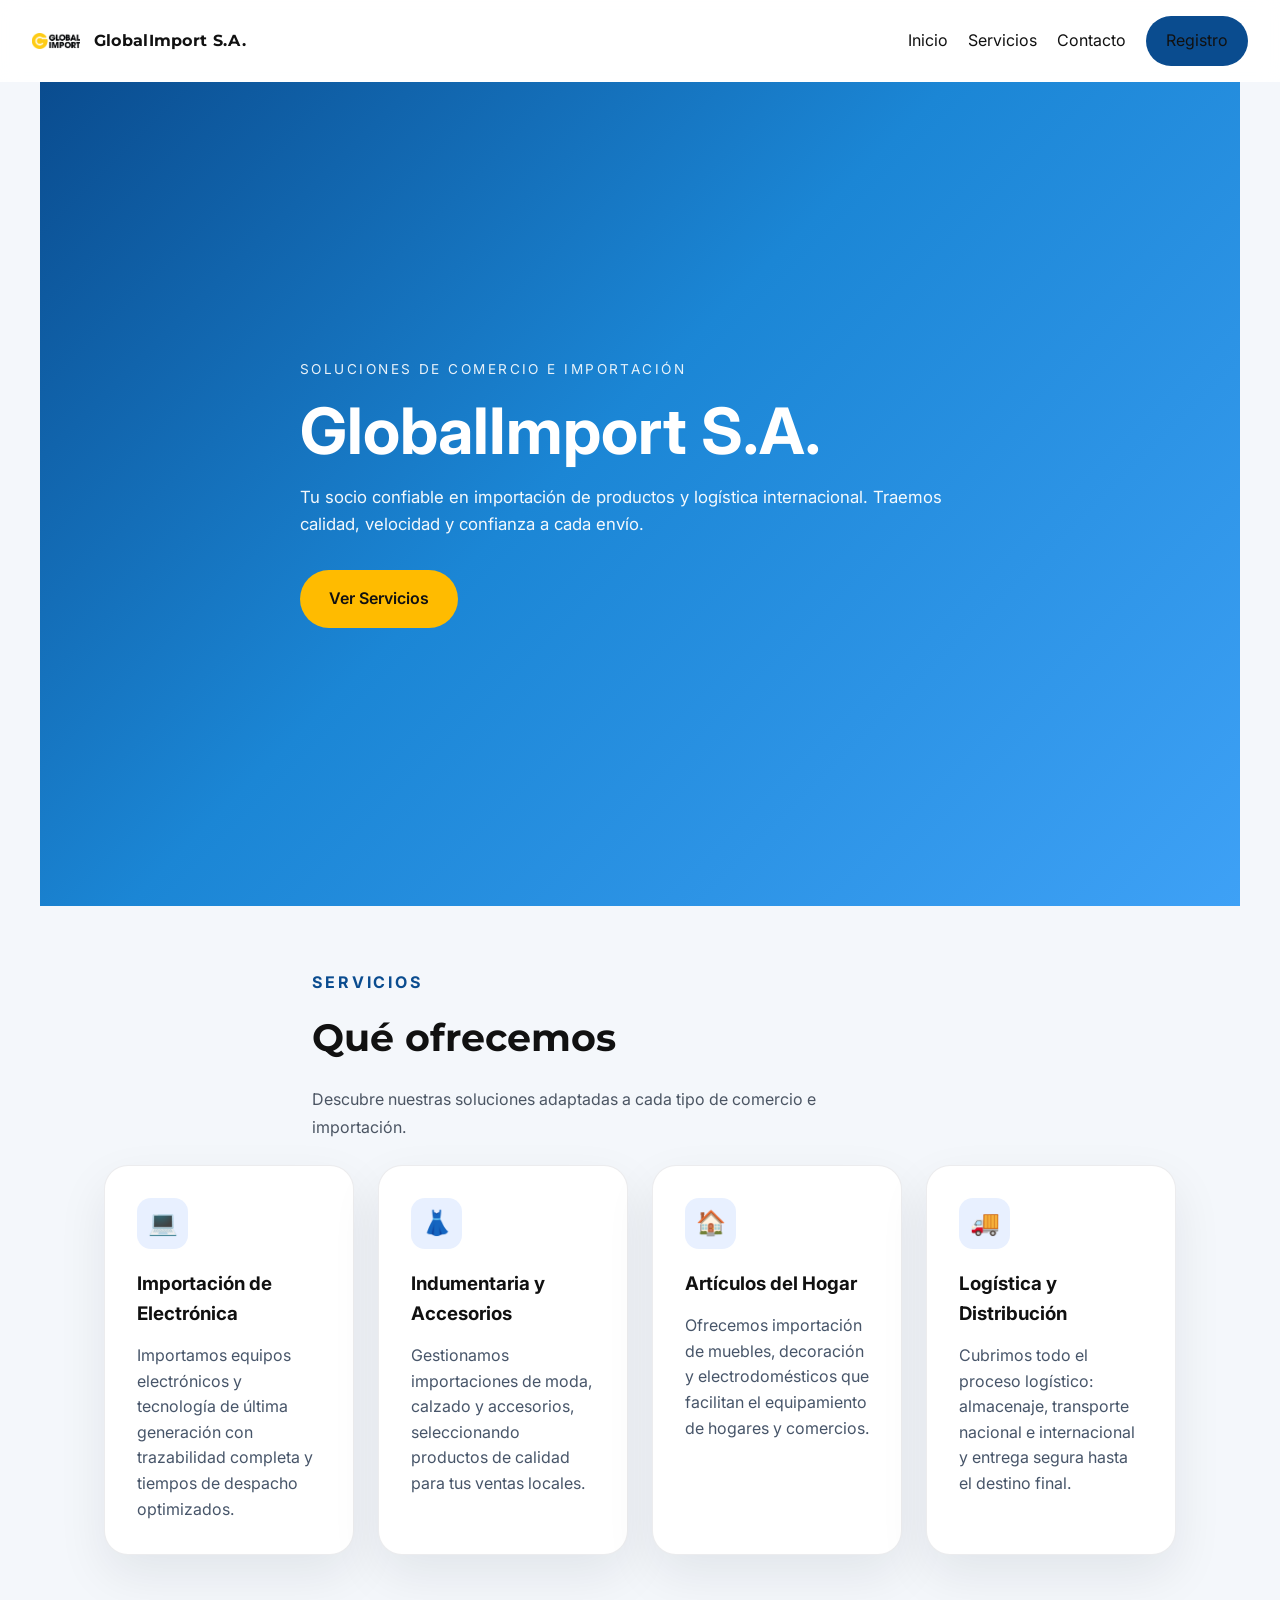
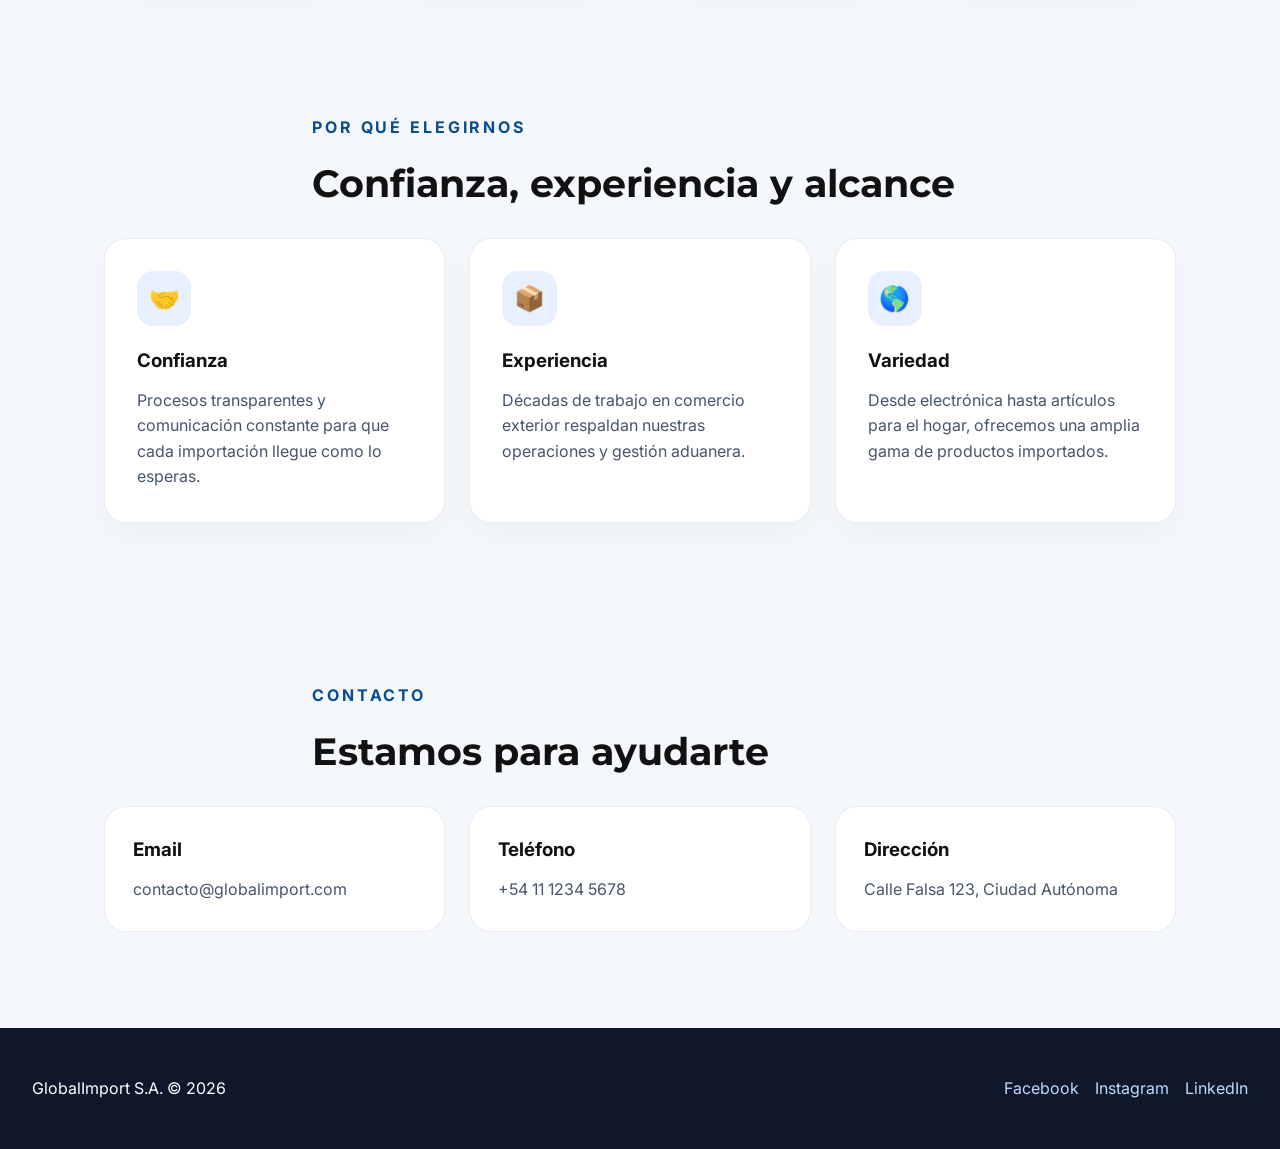
<file: index.html>
<!DOCTYPE html>
<html lang="en">
<head>
    <meta charset="UTF-8">
    <meta name="viewport" content="width=device-width, initial-scale=1.0">
    <title>GlobalImport S.A.</title>
    <link rel="preconnect" href="https://fonts.googleapis.com">
    <link rel="preconnect" href="https://fonts.gstatic.com" crossorigin>
    <link href="https://fonts.googleapis.com/css2?family=Inter:wght@400;500;600;700&family=Montserrat:wght@400;500;600;700&display=swap" rel="stylesheet">
    <link rel="stylesheet" href="style.css">
</head>
<body>
    <header class="navbar">
        <div class="nav-brand">
            <img src="assets/imagenes/logo.png" alt="GlobalImport logo">
            <span>GlobalImport S.A.</span>
        </div>
        <nav class="nav-links">
            <a href="#hero">Inicio</a>
            <a href="#services">Servicios</a>
            <a href="#contact">Contacto</a>
            <a class="btn-register" href="registro.html">Registro</a>
        </nav>
    </header>

    <main>
        <section id="hero" class="hero">
            <div class="hero-content">
                <p class="eyebrow">Soluciones de comercio e importación</p>
                <h1>GlobalImport S.A.</h1>
                <p class="hero-copy">Tu socio confiable en importación de productos y logística internacional. Traemos calidad, velocidad y confianza a cada envío.</p>
                <a class="hero-button" href="#services">Ver Servicios</a>
            </div>
        </section>

        <section id="services" class="services-section">
            <div class="section-header">
                <span>Servicios</span>
                <h2>Qué ofrecemos</h2>
                <p>Descubre nuestras soluciones adaptadas a cada tipo de comercio e importación.</p>
            </div>
            <div class="services-grid">
                <article class="service-card">
                    <div class="service-icon">💻</div>
                    <h3>Importación de Electrónica</h3>
                    <p>Importamos equipos electrónicos y tecnología de última generación con trazabilidad completa y tiempos de despacho optimizados.</p>
                </article>
                <article class="service-card">
                    <div class="service-icon">👗</div>
                    <h3>Indumentaria y Accesorios</h3>
                    <p>Gestionamos importaciones de moda, calzado y accesorios, seleccionando productos de calidad para tus ventas locales.</p>
                </article>
                <article class="service-card">
                    <div class="service-icon">🏠</div>
                    <h3>Artículos del Hogar</h3>
                    <p>Ofrecemos importación de muebles, decoración y electrodomésticos que facilitan el equipamiento de hogares y comercios.</p>
                </article>
                <article class="service-card">
                    <div class="service-icon">🚚</div>
                    <h3>Logística y Distribución</h3>
                    <p>Cubrimos todo el proceso logístico: almacenaje, transporte nacional e internacional y entrega segura hasta el destino final.</p>
                </article>
            </div>
        </section>

        <section class="choose-us">
            <div class="section-header">
                <span>Por qué elegirnos</span>
                <h2>Confianza, experiencia y alcance</h2>
            </div>
            <div class="choose-grid">
                <div class="choose-card">
                    <div class="choose-icon">🤝</div>
                    <h3>Confianza</h3>
                    <p>Procesos transparentes y comunicación constante para que cada importación llegue como lo esperas.</p>
                </div>
                <div class="choose-card">
                    <div class="choose-icon">📦</div>
                    <h3>Experiencia</h3>
                    <p>Décadas de trabajo en comercio exterior respaldan nuestras operaciones y gestión aduanera.</p>
                </div>
                <div class="choose-card">
                    <div class="choose-icon">🌎</div>
                    <h3>Variedad</h3>
                    <p>Desde electrónica hasta artículos para el hogar, ofrecemos una amplia gama de productos importados.</p>
                </div>
            </div>
        </section>

        <section id="contact" class="contact-section">
            <div class="section-header">
                <span>Contacto</span>
                <h2>Estamos para ayudarte</h2>
            </div>
            <div class="contact-cards">
                <div class="contact-card">
                    <h3>Email</h3>
                    <p>contacto@globalimport.com</p>
                </div>
                <div class="contact-card">
                    <h3>Teléfono</h3>
                    <p>+54 11 1234 5678</p>
                </div>
                <div class="contact-card">
                    <h3>Dirección</h3>
                    <p>Calle Falsa 123, Ciudad Autónoma</p>
                </div>
            </div>
        </section>
    </main>

    <footer class="footer">
        <div>
            <p>GlobalImport S.A. © 2026</p>
        </div>
        <div class="footer-links">
            <a href="#">Facebook</a>
            <a href="#">Instagram</a>
            <a href="#">LinkedIn</a>
        </div>
    </footer>
</body>
</html>
</file>
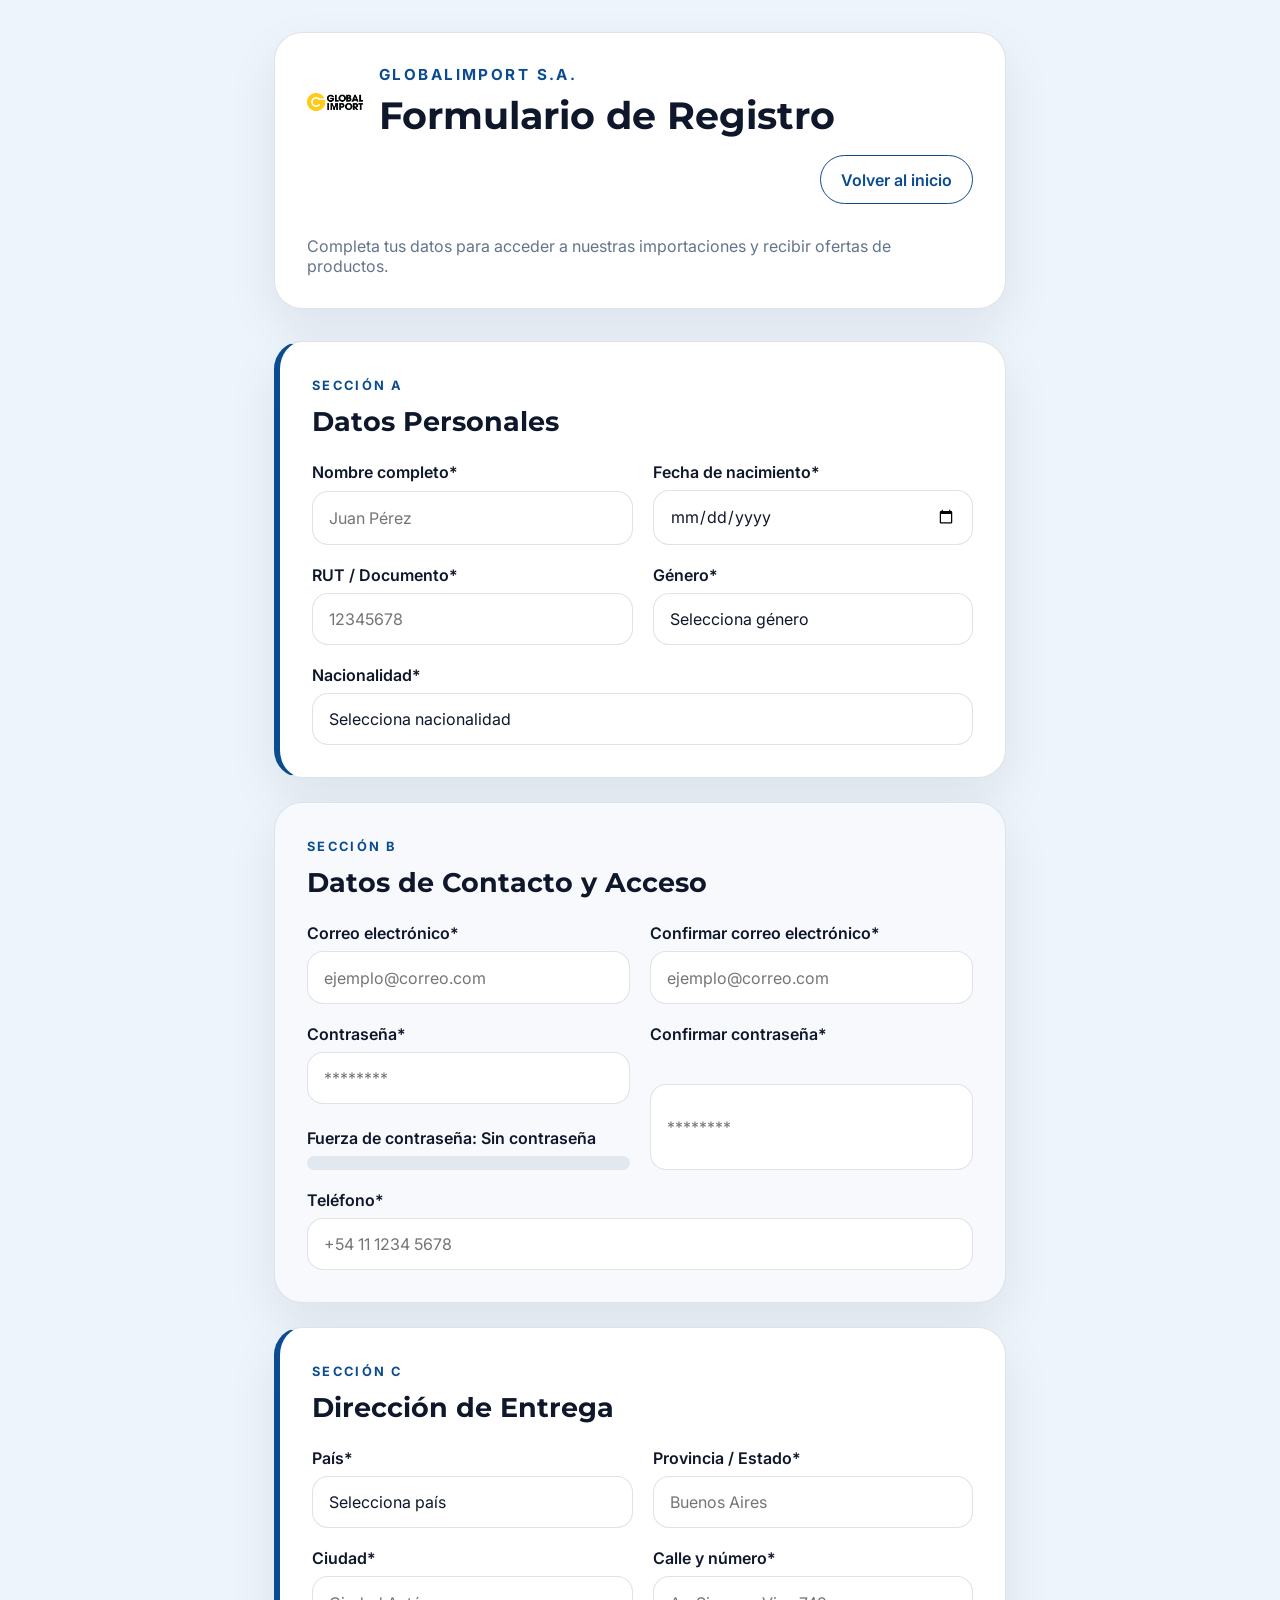
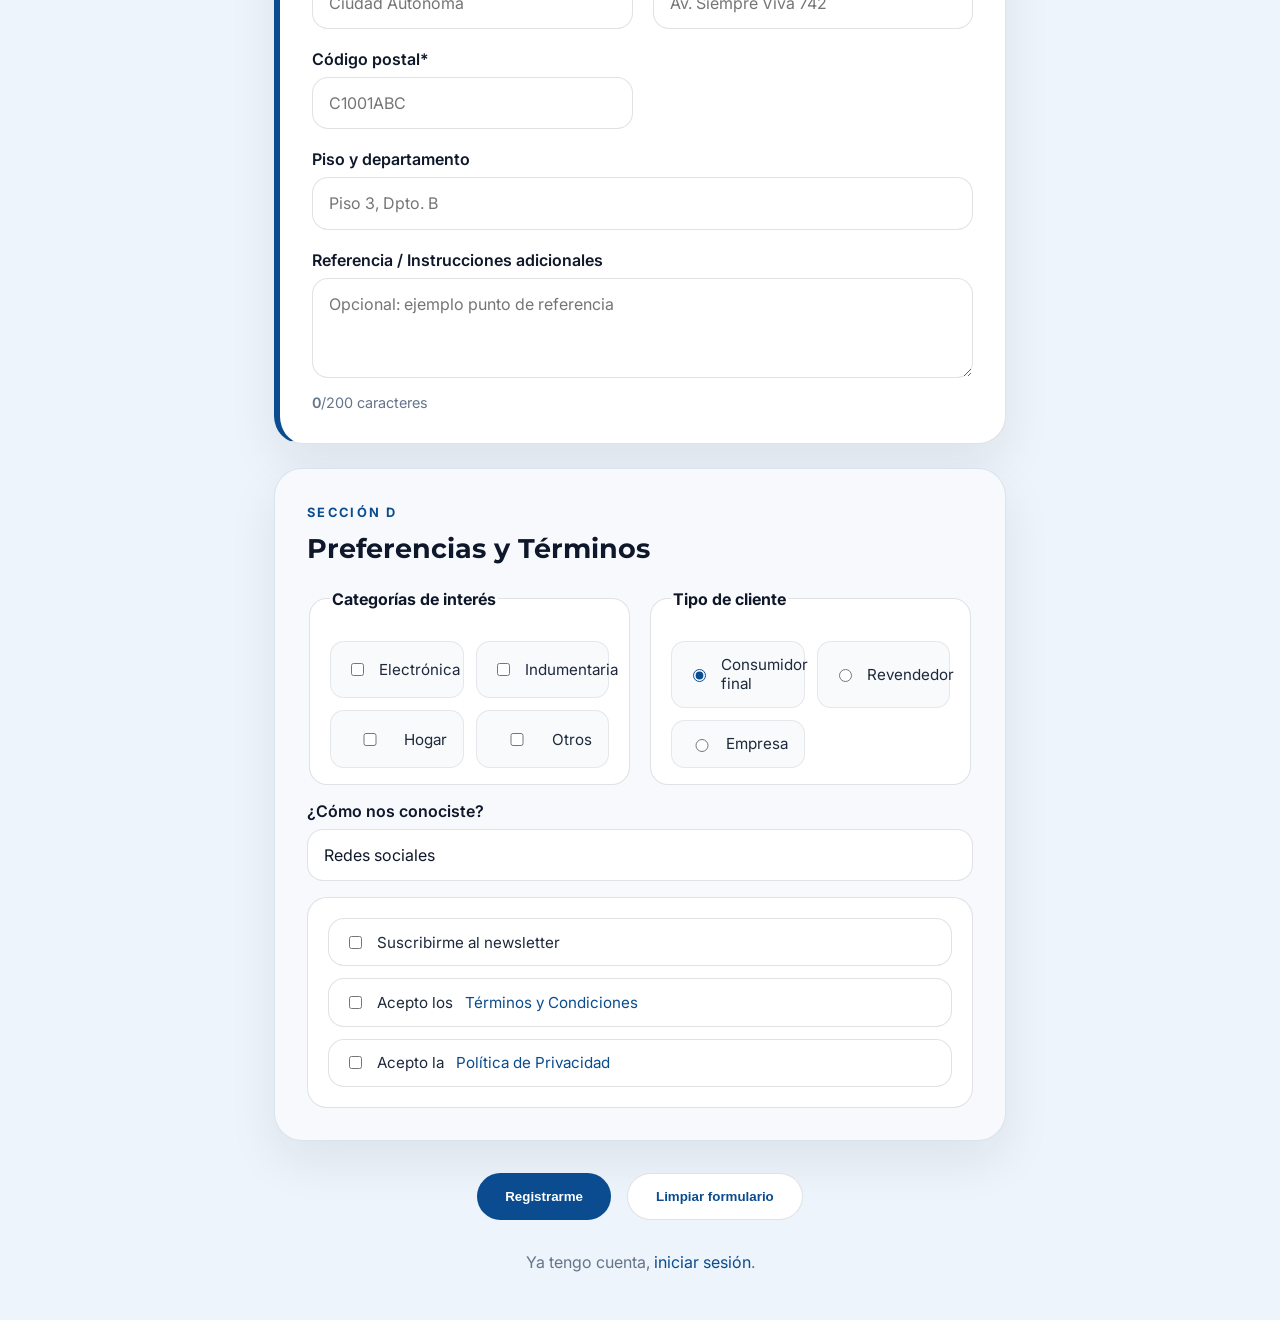
<file: registro.html>
<!DOCTYPE html>
<html lang="es">
<head>
    <meta charset="UTF-8">
    <meta name="viewport" content="width=device-width, initial-scale=1.0">
    <title>Registro | GlobalImport S.A.</title>
    <link rel="preconnect" href="https://fonts.googleapis.com">
    <link rel="preconnect" href="https://fonts.gstatic.com" crossorigin>
    <link href="https://fonts.googleapis.com/css2?family=Inter:wght@400;500;600;700&family=Montserrat:wght@500;600;700&display=swap" rel="stylesheet">
    <link rel="stylesheet" href="registro.css">
</head>
<body>
    <div class="page-shell">
        <header class="form-header">
            <div class="brand">
                <img src="assets/imagenes/logo.png" alt="Logo GlobalImport">
                <div>
                    <p class="brand-label">GlobalImport S.A.</p>
                    <h1>Formulario de Registro</h1>
                </div>
            </div>
            <div class="header-actions">
                <a href="index.html" class="btn-back">Volver al inicio</a>
            </div>
            <p class="form-intro">Completa tus datos para acceder a nuestras importaciones y recibir ofertas de productos.</p>
        </header>

        <form class="register-form" action="#" method="post" novalidate>
            <section class="form-section">
                <div class="section-heading">
                    <span>Sección A</span>
                    <h2>Datos Personales</h2>
                </div>
                <div class="fields-grid">
                    <label class="field-group">
                        <span>Nombre completo*</span>
                        <input type="text" name="nombre" required placeholder="Juan Pérez" />
                    </label>
                    <label class="field-group">
                        <span>Fecha de nacimiento*</span>
                        <input type="date" name="nacimiento" required />
                    </label>
                    <label class="field-group">
                        <span>RUT / Documento*</span>
                        <input type="text" name="documento" required placeholder="12345678" />
                    </label>
                    <label class="field-group">
                        <span>Género*</span>
                        <select name="genero" required>
                            <option value="" disabled selected>Selecciona género</option>
                            <option value="masculino">Masculino</option>
                            <option value="femenino">Femenino</option>
                            <option value="no-binario">No binario</option>
                            <option value="prefiero-no-decir">Prefiero no decir</option>
                        </select>
                    </label>
                    <label class="field-group full-width">
                        <span>Nacionalidad*</span>
                        <select name="nacionalidad" required>
                            <option value="" disabled selected>Selecciona nacionalidad</option>
                            <option value="argentina">Argentina</option>
                            <option value="chile">Chile</option>
                            <option value="brasil">Brasil</option>
                            <option value="uruguay">Uruguay</option>
                            <option value="paraguay">Paraguay</option>
                            <option value="mexico">México</option>
                            <option value="peru">Perú</option>
                            <option value="colombia">Colombia</option>
                        </select>
                    </label>
                </div>
            </section>

            <section class="form-section alternate">
                <div class="section-heading">
                    <span>Sección B</span>
                    <h2>Datos de Contacto y Acceso</h2>
                </div>
                <div class="fields-grid">
                    <label class="field-group">
                        <span>Correo electrónico*</span>
                        <input type="email" name="email" required placeholder="ejemplo@correo.com" />
                    </label>
                    <label class="field-group">
                        <span>Confirmar correo electrónico*</span>
                        <input type="email" name="email_confirm" required placeholder="ejemplo@correo.com" />
                    </label>
                    <label class="field-group">
                        <span>Contraseña*</span>
                        <input type="password" name="password" required placeholder="********" />
                        <div class="strength-indicator">
                            <p>Fuerza de contraseña</p>
                            <div class="strength-bar">
                                <span class="strength-fill"></span>
                            </div>
                        </div>
                    </label>
                    <label class="field-group">
                        <span>Confirmar contraseña*</span>
                        <input type="password" name="password_confirm" required placeholder="********" />
                    </label>
                    <label class="field-group full-width">
                        <span>Teléfono*</span>
                        <input type="tel" name="telefono" required placeholder="+54 11 1234 5678" />
                    </label>
                </div>
            </section>

            <section class="form-section">
                <div class="section-heading">
                    <span>Sección C</span>
                    <h2>Dirección de Entrega</h2>
                </div>
                <div class="fields-grid">
                    <label class="field-group">
                        <span>País*</span>
                        <select name="pais" required>
                            <option value="" disabled selected>Selecciona país</option>
                            <option value="argentina">Argentina</option>
                            <option value="chile">Chile</option>
                            <option value="brasil">Brasil</option>
                            <option value="uruguay">Uruguay</option>
                            <option value="paraguay">Paraguay</option>
                            <option value="mexico">México</option>
                            <option value="peru">Perú</option>
                            <option value="colombia">Colombia</option>
                        </select>
                    </label>
                    <label class="field-group">
                        <span>Provincia / Estado*</span>
                        <input type="text" name="provincia" required placeholder="Buenos Aires" />
                    </label>
                    <label class="field-group">
                        <span>Ciudad*</span>
                        <input type="text" name="ciudad" required placeholder="Ciudad Autónoma" />
                    </label>
                    <label class="field-group">
                        <span>Calle y número*</span>
                        <input type="text" name="calle" required placeholder="Av. Siempre Viva 742" />
                    </label>
                    <label class="field-group">
                        <span>Código postal*</span>
                        <input type="text" name="codigo_postal" required placeholder="C1001ABC" />
                    </label>
                    <label class="field-group full-width">
                        <span>Piso y departamento</span>
                        <input type="text" name="piso_departamento" placeholder="Piso 3, Dpto. B" />
                    </label>
                    <label class="field-group full-width">
                        <span>Referencia / Instrucciones adicionales</span>
                        <textarea name="referencia" maxlength="200" placeholder="Opcional: ejemplo punto de referencia"></textarea>
                        <p class="field-hint"><span class="char-count">0</span>/200 caracteres</p>
                    </label>
                </div>
            </section>

            <section class="form-section alternate">
                <div class="section-heading">
                    <span>Sección D</span>
                    <h2>Preferencias y Términos</h2>
                </div>
                <div class="fields-grid checkbox-grid">
                    <fieldset class="checkbox-group">
                        <legend>Categorías de interés</legend>
                        <label><input type="checkbox" name="categoria" value="electronica"> Electrónica</label>
                        <label><input type="checkbox" name="categoria" value="indumentaria"> Indumentaria</label>
                        <label><input type="checkbox" name="categoria" value="hogar"> Hogar</label>
                        <label><input type="checkbox" name="categoria" value="otros"> Otros</label>
                    </fieldset>
                    <fieldset class="checkbox-group">
                        <legend>Tipo de cliente</legend>
                        <label><input type="radio" name="cliente" value="consumidor" checked> Consumidor final</label>
                        <label><input type="radio" name="cliente" value="revendedor"> Revendedor</label>
                        <label><input type="radio" name="cliente" value="empresa"> Empresa</label>
                    </fieldset>
                    <label class="field-group full-width">
                        <span>¿Cómo nos conociste?</span>
                        <select name="conociste">
                            <option value="redes-sociales">Redes sociales</option>
                            <option value="recomendacion">Recomendación</option>
                            <option value="busqueda-web">Búsqueda web</option>
                            <option value="publicidad">Publicidad</option>
                            <option value="otro">Otro</option>
                        </select>
                    </label>
                </div>
                <div class="terms-group">
                    <label class="checkbox-inline"><input type="checkbox" name="newsletter"> Suscribirme al newsletter</label>
                    <label class="checkbox-inline"><input type="checkbox" name="terminos" required> Acepto los <a href="#">Términos y Condiciones</a></label>
                    <label class="checkbox-inline"><input type="checkbox" name="privacidad" required> Acepto la <a href="#">Política de Privacidad</a></label>
                </div>
            </section>

            <div class="form-actions">
                <button type="submit" class="btn-primary">Registrarme</button>
                <button type="reset" class="btn-secondary">Limpiar formulario</button>
            </div>

            <p class="login-link">Ya tengo cuenta, <a href="#">iniciar sesión</a>.</p>
        </form>
    </div>
    <script src="validaciones.js" defer></script>
</body>
</html>
</file>
<file: style.css>
/* Global styles */
:root {
    --color-primary: #0a4c8f;
    --color-secondary: #ffbb00;
    --color-accent: #0f172a;
    --color-surface: #ffffff;
    --color-muted: #475569;
    --color-bg: #f4f7fb;
    --color-border: rgba(15, 23, 42, 0.08);
    --shadow-card: 0 20px 50px rgba(15, 23, 42, 0.08);
    --shadow-card-hover: 0 24px 64px rgba(15, 23, 42, 0.12);
    --font-sans: "Inter", sans-serif;
    --font-display: "Montserrat", sans-serif;
    color-scheme: dark;
    color: #111;
    background: var(--color-bg);
}

* {
    box-sizing: border-box;
}

html, body {
    margin: 0;
    padding: 0;
}

body {
    font-family: var(--font-sans);
    line-height: 1.6;
    background: var(--color-bg);
    min-height: 100vh;
}

img {
    max-width: 100%;
    display: block;
}

button, a {
    font: inherit;
}

header.navbar {
    display: flex;
    justify-content: space-between;
    align-items: center;
    padding: 1rem 2rem;
    background: rgba(255,255,255,0.92);
    position: sticky;
    top: 0;
    backdrop-filter: blur(10px);
    z-index: 10;
}

.nav-brand {
    display: flex;
    align-items: center;
    gap: 0.85rem;
}

.nav-brand img {
    width: 48px;
    height: 48px;
    object-fit: contain;
}

.nav-brand span {
    font-family: var(--font-display);
    font-weight: 700;
    letter-spacing: 0.02em;
}

.nav-links {
    display: flex;
    align-items: center;
    gap: 1.25rem;
}

.nav-links a {
    color: #111;
    text-decoration: none;
    transition: color 0.2s ease;
}

.nav-links a:hover {
    color: var(--color-primary);
}

.btn-register {
    padding: 0.75rem 1.25rem;
    border-radius: 999px;
    background: var(--color-primary);
    color: #fff;
    border: none;
}

.hero {
    width: 100%;
    min-height: calc(100vh - 76px);
    display: grid;
    place-items: center;
    padding: 4rem 2rem;
    background: linear-gradient(135deg, var(--color-primary) 0%, #1b86d5 45%, #3ea1f6 100%);
    color: #fff;
    text-align: left;
}

.hero-content {
    max-width: 720px;
}

.eyebrow {
    margin: 0 0 1rem;
    text-transform: uppercase;
    letter-spacing: 0.18em;
    font-size: 0.85rem;
    opacity: 0.9;
}

.hero h1 {
    margin: 0;
    font-size: clamp(2.75rem, 5vw, 4.25rem);
    line-height: 1.05;
}

.hero-copy {
    max-width: 680px;
    margin: 1.25rem 0 2rem;
    font-size: 1.05rem;
    opacity: 0.95;
}

.hero-button {
    display: inline-flex;
    align-items: center;
    justify-content: center;
    padding: 1rem 1.8rem;
    border-radius: 999px;
    font-weight: 600;
    background: var(--color-secondary);
    color: #111;
    text-decoration: none;
}

main {
    max-width: 1200px;
    margin: 0 auto;
}

.section-header {
    padding: 4rem 2rem 1.5rem;
    max-width: 720px;
    margin: 0 auto;
}

.section-header span {
    display: inline-block;
    color: var(--color-primary);
    font-weight: 700;
    text-transform: uppercase;
    letter-spacing: 0.18em;
    margin-bottom: 0.75rem;
}

.section-header h2 {
    margin: 0;
    font-family: var(--font-display);
    font-size: clamp(1.9rem, 3vw, 2.8rem);
}

.section-header p {
    margin: 1rem 0 0;
    color: #4b5563;
    max-width: 36rem;
    line-height: 1.75;
}

.services-section {
    padding: 0 2rem 3rem;
}

.services-grid {
    display: grid;
    gap: 1.5rem;
    grid-template-columns: repeat(auto-fit, minmax(240px, 1fr));
    padding: 0 2rem 3rem;
}

.service-card {
    background: var(--color-surface);
    border-radius: 24px;
    border: 1px solid var(--color-border);
    padding: 2rem;
    box-shadow: var(--shadow-card);
    transition: transform 0.25s ease, box-shadow 0.25s ease, border-color 0.25s ease;
}

.service-card:hover {
    transform: translateY(-8px);
    box-shadow: var(--shadow-card-hover);
    border-color: rgba(10, 76, 143, 0.18);
}

.service-icon {
    width: 3.2rem;
    height: 3.2rem;
    display: grid;
    place-items: center;
    border-radius: 14px;
    background: #e8f0ff;
    margin-bottom: 1.25rem;
    font-size: 1.5rem;
}

.service-card h3 {
    margin: 0 0 0.9rem;
}

.service-card p {
    margin: 0;
    color: #475569;
}

.choose-us {
    padding: 0 2rem 3rem;
}

.choose-grid {
    display: grid;
    gap: 1.5rem;
    grid-template-columns: repeat(auto-fit, minmax(220px, 1fr));
    padding: 0 2rem 3rem;
}

.choose-card {
    background: #fff;
    border-radius: 22px;
    padding: 2rem;
    border: 1px solid rgba(15, 23, 42, 0.08);
    box-shadow: 0 12px 30px rgba(15, 23, 42, 0.03);
}

.choose-icon {
    width: 3.4rem;
    height: 3.4rem;
    display: grid;
    place-items: center;
    border-radius: 16px;
    background: #e8f0ff;
    margin-bottom: 1.25rem;
    font-size: 1.55rem;
}

.choose-card h3 {
    margin: 0 0 0.75rem;
}

.choose-card p {
    margin: 0;
    color: #475569;
}

.contact-section {
    padding: 0 2rem 3rem;
}

.contact-cards {
    display: grid;
    gap: 1.5rem;
    grid-template-columns: repeat(auto-fit, minmax(220px, 1fr));
    padding: 0 2rem 3rem;
}

.contact-card {
    background: #fff;
    border-radius: 22px;
    border: 1px solid rgba(15, 23, 42, 0.08);
    padding: 1.75rem;
}

.contact-card h3 {
    margin: 0 0 0.75rem;
}

.contact-card p {
    margin: 0;
    color: #475569;
}

.footer {
    display: flex;
    flex-wrap: wrap;
    justify-content: space-between;
    align-items: center;
    gap: 1rem;
    padding: 2rem;
    background: #0f172a;
    color: #fff;
}

.footer-links {
    display: flex;
    gap: 1rem;
    flex-wrap: wrap;
}

.footer-links a {
    color: #bfdbfe;
    text-decoration: none;
}

.footer-links a:hover {
    color: #fff;
}

@media (max-width: 840px) {
    header.navbar {
        flex-wrap: wrap;
        gap: 1rem;
    }

    .nav-links {
        width: 100%;
        justify-content: space-between;
        flex-wrap: wrap;
    }
}

@media (max-width: 620px) {
    .hero {
        padding: 3rem 1.25rem;
        text-align: center;
    }

    .hero-content {
        margin: 0 auto;
    }

    .section-header {
        padding: 3rem 1.25rem 1rem;
        text-align: center;
    }

    .services-section,
    .choose-us,
    .contact-section {
        padding: 0 1.25rem 3rem;
    }

    .nav-links {
        justify-content: center;
    }

    .btn-register {
        width: 100%;
        text-align: center;
    }
}
</file>
<file: registro.css>
:root {
    --color-primary: #0a4c8f;
    --color-secondary: #ffbb00;
    --color-surface: #ffffff;
    --color-muted: #64748b;
    --color-border: rgba(15, 23, 42, 0.12);
    --color-bg: #eef4fb;
    --color-alt: #f7f9fd;
    --shadow: 0 20px 50px rgba(15, 23, 42, 0.08);
    --font-sans: "Inter", sans-serif;
    --font-display: "Montserrat", sans-serif;
}

* {
    box-sizing: border-box;
}

html, body {
    margin: 0;
    padding: 0;
    background: var(--color-bg);
    font-family: var(--font-sans);
    color: #0f172a;
}

body {
    min-height: 100vh;
}

img {
    max-width: 100%;
    display: block;
}

a {
    color: var(--color-primary);
    text-decoration: none;
}

a:hover {
    text-decoration: underline;
}

.page-shell {
    max-width: 780px;
    margin: 0 auto;
    padding: 2rem 1.5rem 3rem;
}

.form-header {
    display: grid;
    gap: 1rem;
    background: var(--color-surface);
    border: 1px solid var(--color-border);
    border-radius: 28px;
    padding: 2rem;
    box-shadow: var(--shadow);
    margin-bottom: 2rem;
}

.header-actions {
    display: flex;
    justify-content: flex-end;
}

.btn-back {
    display: inline-flex;
    align-items: center;
    justify-content: center;
    padding: 0.85rem 1.25rem;
    border-radius: 999px;
    background: transparent;
    border: 1px solid var(--color-primary);
    color: var(--color-primary);
    text-decoration: none;
    font-weight: 600;
}

.btn-back:hover {
    background: rgba(10, 76, 143, 0.08);
}

.brand {
    display: flex;
    align-items: center;
    gap: 1rem;
}

.brand img {
    width: 56px;
    height: 56px;
    object-fit: contain;
}

.brand-label {
    margin: 0;
    font-size: 0.95rem;
    color: var(--color-primary);
    text-transform: uppercase;
    letter-spacing: 0.16em;
    font-weight: 700;
}

.form-header h1 {
    margin: 0.5rem 0 0;
    font-family: var(--font-display);
    font-size: clamp(2rem, 3vw, 2.6rem);
}

.form-intro {
    margin: 1rem 0 0;
    color: var(--color-muted);
    max-width: 680px;
}

.register-form {
    display: grid;
    gap: 1.5rem;
}

.form-section {
    background: var(--color-surface);
    border: 1px solid var(--color-border);
    border-radius: 28px;
    padding: 2rem;
    box-shadow: var(--shadow);
}

.form-section.alternate {
    background: var(--color-alt);
    border-color: rgba(10, 76, 143, 0.12);
}

.form-section:not(.alternate) {
    border-left: 6px solid var(--color-primary);
}

.section-heading span {
    display: inline-block;
    margin-bottom: 0.75rem;
    color: var(--color-primary);
    font-weight: 700;
    text-transform: uppercase;
    letter-spacing: 0.18em;
    font-size: 0.8rem;
}

.section-heading h2 {
    margin: 0;
    font-family: var(--font-display);
    font-size: 1.7rem;
}

.fields-grid {
    display: grid;
    gap: 1.25rem;
    grid-template-columns: repeat(2, minmax(0, 1fr));
    margin-top: 1.5rem;
}

.field-group {
    display: grid;
    gap: 0.5rem;
}

.field-group.full-width {
    grid-column: 1 / -1;
}

.field-group span {
    font-weight: 600;
}

input,
select,
textarea {
    width: 100%;
    padding: 0.95rem 1rem;
    border: 1px solid var(--color-border);
    border-radius: 16px;
    background: #fff;
    color: #0f172a;
    font: inherit;
    transition: border-color 0.2s ease, box-shadow 0.2s ease;
}

input:focus,
select:focus,
textarea:focus {
    outline: none;
    border-color: var(--color-primary);
    box-shadow: 0 0 0 4px rgba(10, 76, 143, 0.12);
}

.campo-error {
    border-color: #dc2626 !important;
    box-shadow: 0 0 0 4px rgba(220, 38, 38, 0.12) !important;
}

.campo-ok {
    border-color: #22c55e !important;
    box-shadow: 0 0 0 4px rgba(34, 197, 94, 0.12) !important;
}

textarea {
    min-height: 100px;
    resize: vertical;
}

select {
    appearance: none;
}

.checkbox-grid {
    display: grid;
    gap: 1rem;
    grid-template-columns: repeat(2, minmax(0, 1fr));
    margin-top: 1.5rem;
}

.checkbox-group {
    display: grid;
    grid-template-columns: repeat(2, minmax(0, 1fr));
    gap: 0.75rem;
    border: 1px solid var(--color-border);
    border-radius: 18px;
    padding: 1rem 1.25rem;
    background: #fff;
}

.checkbox-group legend {
    font-weight: 700;
    margin-bottom: 1rem;
    grid-column: 1 / -1;
}

.checkbox-group label {
    display: flex;
    align-items: center;
    gap: 0.75rem;
    font-size: 0.95rem;
    color: #1e293b;
    padding: 0.85rem 1rem;
    border: 1px solid rgba(15, 23, 42, 0.08);
    border-radius: 14px;
    background: #f8fafc;
}

.checkbox-inline {
    display: flex;
    align-items: center;
    gap: 0.75rem;
    font-size: 0.95rem;
    color: #1e293b;
    padding: 0.85rem 1rem;
    border: 1px solid var(--color-border);
    border-radius: 16px;
    background: #fff;
}

.checkbox-inline {
    display: flex;
    align-items: center;
    gap: 0.75rem;
    font-size: 0.95rem;
    color: #1e293b;
    padding: 0.85rem 1rem;
    border: 1px solid var(--color-border);
    border-radius: 16px;
    background: #fff;
}

.terms-group {
    display: grid;
    gap: 0.75rem;
    margin-top: 1rem;
    padding: 1.25rem;
    background: #fff;
    border: 1px solid var(--color-border);
    border-radius: 20px;
}

.checkbox-inline input {
    width: auto;
}

.checkbox-group input,
.checkbox-inline input {
    accent-color: var(--color-primary);
}


.error-message {
    color: #dc2626;
    font-size: 0.92rem;
    margin-top: 0.35rem;
}

.success-card {
    background: #ffffff;
    border: 1px solid rgba(15, 23, 42, 0.12);
    border-radius: 28px;
    padding: 2rem;
    box-shadow: var(--shadow);
    text-align: center;
    margin-top: 1.5rem;
}

.success-card h2 {
    margin: 0 0 1rem;
    font-family: var(--font-display);
    font-size: 2rem;
}

.success-card p {
    margin: 0 0 1.5rem;
    color: var(--color-muted);
    font-size: 1rem;
}

.success-card .btn-primary {
    padding: 0.95rem 2rem;
}

.field-hint {
    margin: 0.5rem 0 0;
    font-size: 0.9rem;
    color: var(--color-muted);
}

.strength-indicator {
    margin-top: 1rem;
    display: grid;
    gap: 0.5rem;
}

.strength-indicator p {
    margin: 0;
    font-weight: 600;
}

.strength-bar {
    width: 100%;
    height: 0.85rem;
    border-radius: 999px;
    background: #e2e8f0;
    overflow: hidden;
}

.strength-fill {
    display: block;
    width: 55%;
    height: 100%;
    background: var(--color-secondary);
}

.form-actions {
    display: flex;
    justify-content: center;
    gap: 1rem;
    flex-wrap: wrap;
    margin-top: 0.5rem;
}

button {
    border: none;
    border-radius: 999px;
    padding: 0.95rem 1.75rem;
    cursor: pointer;
    font-weight: 700;
}

.btn-primary {
    background: var(--color-primary);
    color: #fff;
}

.btn-secondary {
    background: #fff;
    color: var(--color-primary);
    border: 1px solid var(--color-border);
}

.login-link {
    text-align: center;
    margin: 0.5rem 0 0;
    color: var(--color-muted);
}

@media (max-width: 820px) {
    .page-shell {
        padding: 1.5rem 1rem 2rem;
    }

    .fields-grid,
    .checkbox-grid {
        grid-template-columns: 1fr;
    }

    .form-section {
        padding: 1.5rem;
    }
}

@media (max-width: 520px) {
    .page-shell {
        padding: 1.5rem 1rem 2rem;
    }

    .form-header,
    .form-section {
        border-radius: 22px;
    }

    .brand {
        flex-direction: column;
        align-items: flex-start;
    }
}
</file>
